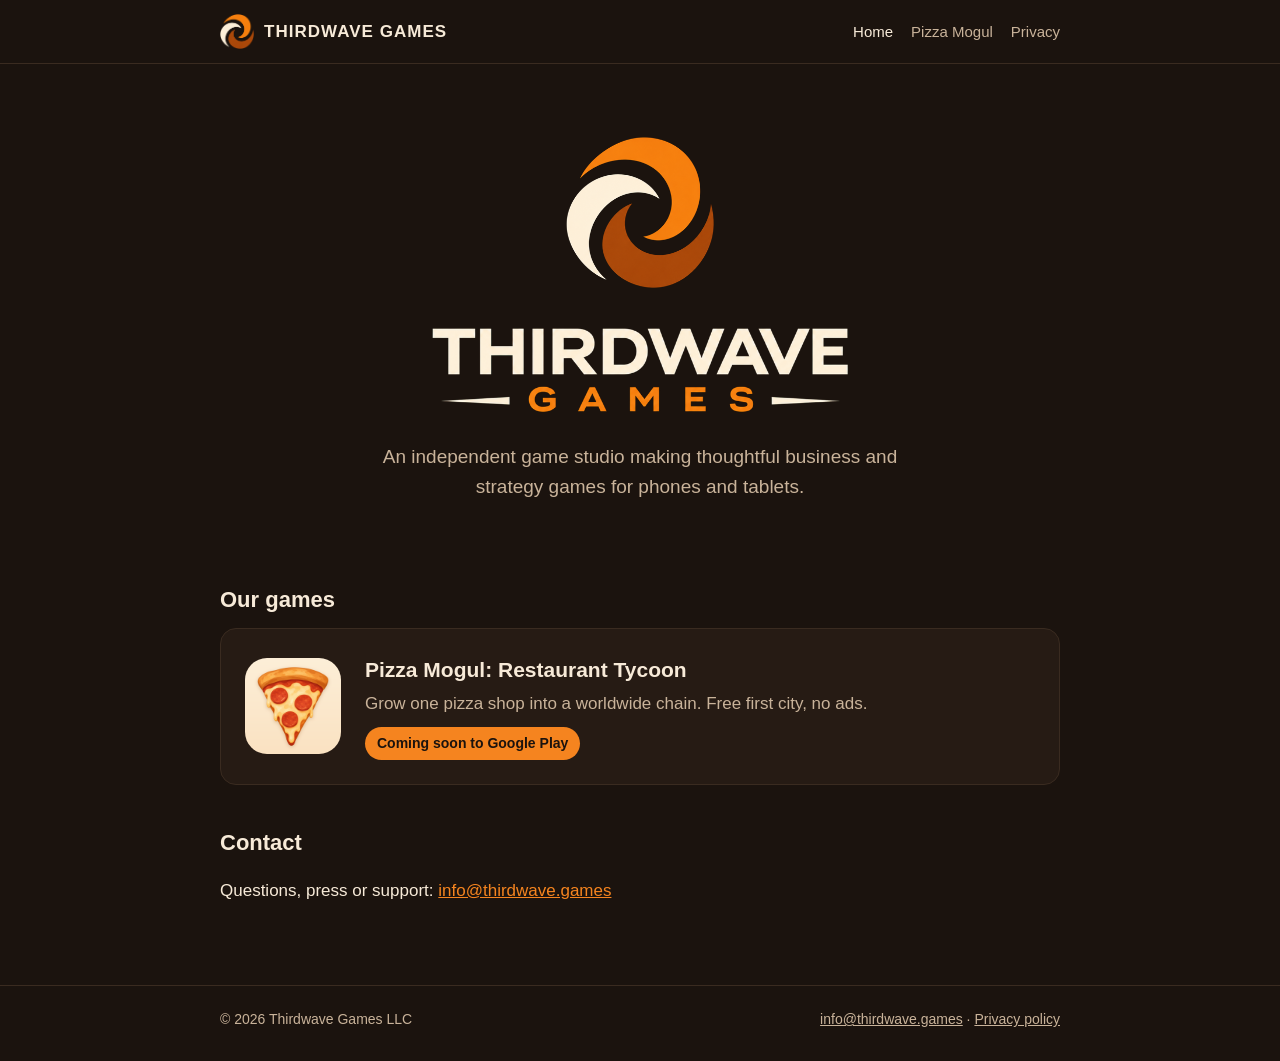
<file: index.html>
<!doctype html>
<html lang="en">
<head>
<meta charset="utf-8">
<meta name="viewport" content="width=device-width,initial-scale=1">
<title>Thirdwave Games</title>
<meta name="description" content="Thirdwave Games is an independent game studio. Our first game is Pizza Mogul: Restaurant Tycoon.">
<link rel="icon" type="image/png" href="assets/favicon.png">
<link rel="stylesheet" href="style.css">
</head>
<body>
<header><div class="wrap">
<a class="brand" href=""><img src="assets/swirl.png" alt="">THIRDWAVE GAMES</a>
<nav><a href="" aria-current="page">Home</a><a href="pizza-mogul/">Pizza Mogul</a><a href="privacy/">Privacy</a></nav>
</div></header>
<main><div class="wrap">
<section class="hero">
<img class="swirl" src="assets/swirl.png" alt="Thirdwave Games logo">
<img class="wordmark" src="assets/wordmark.png" alt="Thirdwave Games">
<p>An independent game studio making thoughtful business and strategy games for phones and tablets.</p>
</section>
<h2>Our games</h2>
<a class="card" href="pizza-mogul/">
<img src="assets/pizza-mogul-icon.png" alt="">
<div><h3>Pizza Mogul: Restaurant Tycoon</h3>
<p>Grow one pizza shop into a worldwide chain. Free first city, no ads.</p>
<span class="badge">Coming soon to Google Play</span></div>
</a>
<h2>Contact</h2>
<p>Questions, press or support: <a href="mailto:info@thirdwave.games">info@thirdwave.games</a></p>
</div></main>
<footer><div class="wrap">
<span>&copy; 2026 Thirdwave Games LLC</span>
<span><a href="mailto:info@thirdwave.games">info@thirdwave.games</a> &middot; <a href="privacy/">Privacy policy</a></span>
</div></footer>
</body>
</html>
</file>
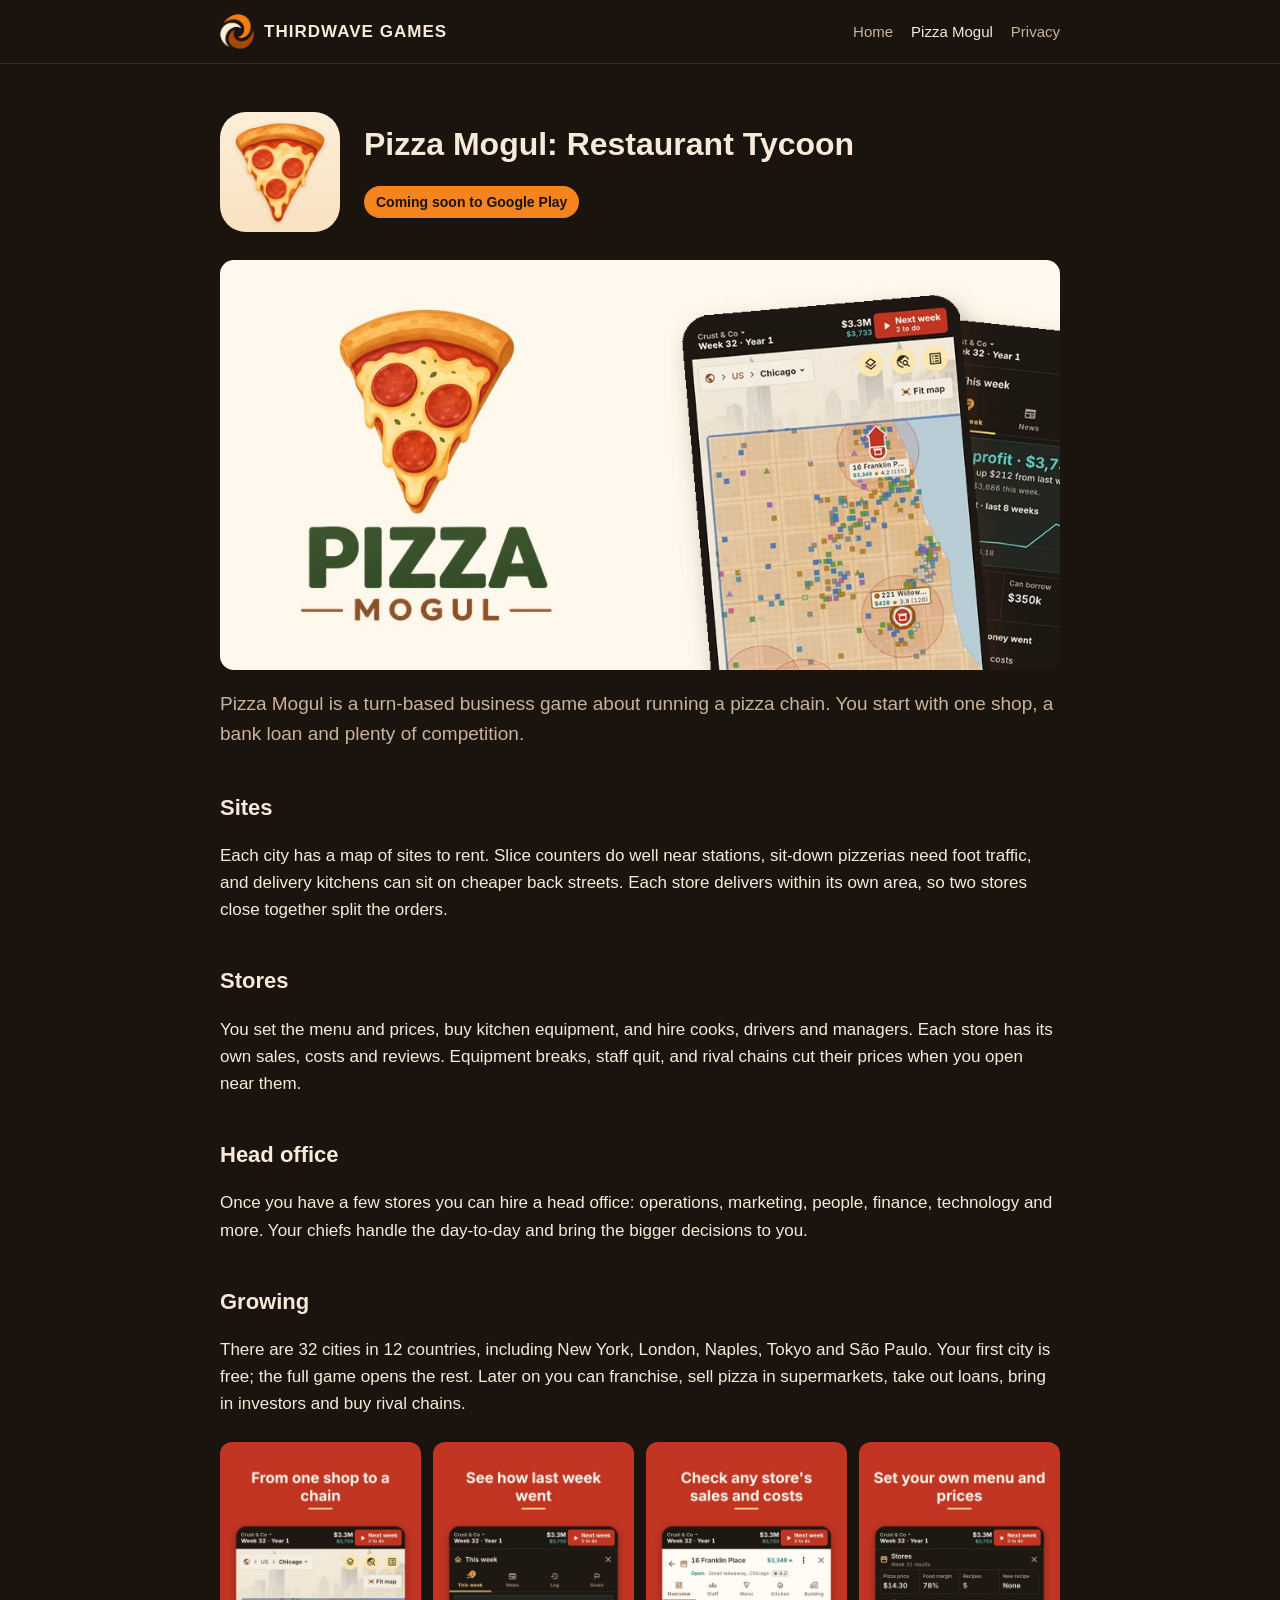
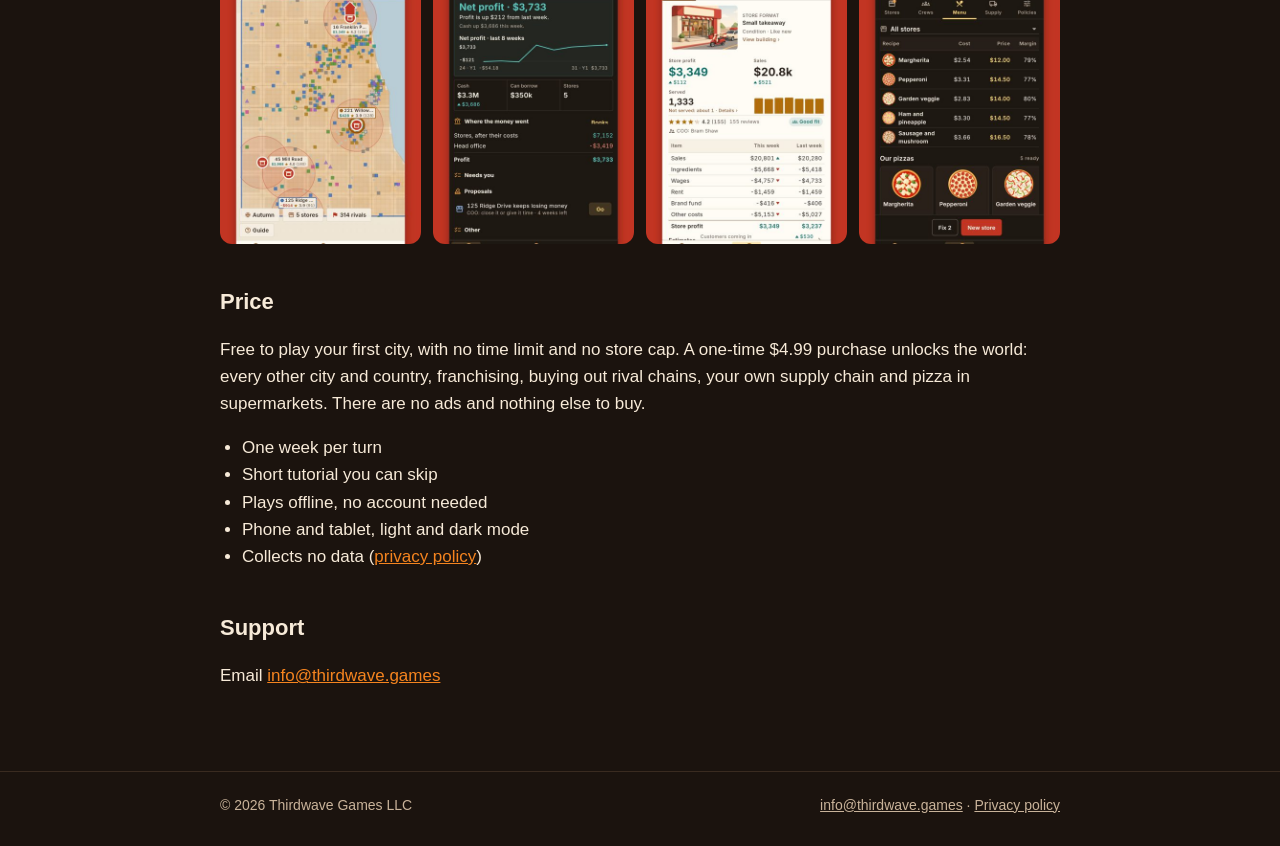
<file: pizza-mogul/index.html>
<!doctype html>
<html lang="en">
<head>
<meta charset="utf-8">
<meta name="viewport" content="width=device-width,initial-scale=1">
<title>Pizza Mogul: Restaurant Tycoon</title>
<meta name="description" content="Grow one pizza shop into a worldwide chain. Free first city, no ads. Coming soon to Google Play.">
<link rel="icon" type="image/png" href="../assets/favicon.png">
<link rel="stylesheet" href="../style.css">
</head>
<body>
<header><div class="wrap">
<a class="brand" href="../"><img src="../assets/swirl.png" alt="">THIRDWAVE GAMES</a>
<nav><a href="../">Home</a><a href="../pizza-mogul/" aria-current="page">Pizza Mogul</a><a href="../privacy/">Privacy</a></nav>
</div></header>
<main><div class="wrap">
<div class="game-top">
<img src="../assets/pizza-mogul-icon.png" alt="Pizza Mogul icon">
<div><h1>Pizza Mogul: Restaurant Tycoon</h1>
<span class="badge">Coming soon to Google Play</span></div>
</div>
<img class="feature" src="../assets/feature-graphic.jpg" alt="Pizza Mogul">
<p class="lead">Pizza Mogul is a turn-based business game about running a pizza chain. You start with one shop, a bank loan and plenty of competition.</p>
<h2>Sites</h2>
<p>Each city has a map of sites to rent. Slice counters do well near stations, sit-down pizzerias need foot traffic, and delivery kitchens can sit on cheaper back streets. Each store delivers within its own area, so two stores close together split the orders.</p>
<h2>Stores</h2>
<p>You set the menu and prices, buy kitchen equipment, and hire cooks, drivers and managers. Each store has its own sales, costs and reviews. Equipment breaks, staff quit, and rival chains cut their prices when you open near them.</p>
<h2>Head office</h2>
<p>Once you have a few stores you can hire a head office: operations, marketing, people, finance, technology and more. Your chiefs handle the day-to-day and bring the bigger decisions to you.</p>
<h2>Growing</h2>
<p>There are 32 cities in 12 countries, including New York, London, Naples, Tokyo and S&atilde;o Paulo. Your first city is free; the full game opens the rest. Later on you can franchise, sell pizza in supermarkets, take out loans, bring in investors and buy rival chains.</p>
<div class="shots">
<img src="../assets/shot-map.jpg" alt="City map with your stores">
<img src="../assets/shot-home.jpg" alt="Weekly summary">
<img src="../assets/shot-store.jpg" alt="A store's sales and costs">
<img src="../assets/shot-menu.jpg" alt="Menu and prices">
</div>
<h2>Price</h2>
<p>Free to play your first city, with no time limit and no store cap. A one-time $4.99 purchase unlocks the world: every other city and country, franchising, buying out rival chains, your own supply chain and pizza in supermarkets. There are no ads and nothing else to buy.</p>
<ul>
<li>One week per turn</li>
<li>Short tutorial you can skip</li>
<li>Plays offline, no account needed</li>
<li>Phone and tablet, light and dark mode</li>
<li>Collects no data (<a href="../privacy/">privacy policy</a>)</li>
</ul>
<h2>Support</h2>
<p>Email <a href="mailto:info@thirdwave.games">info@thirdwave.games</a></p>
</div></main>
<footer><div class="wrap">
<span>&copy; 2026 Thirdwave Games LLC</span>
<span><a href="mailto:info@thirdwave.games">info@thirdwave.games</a> &middot; <a href="../privacy/">Privacy policy</a></span>
</div></footer>
</body>
</html>
</file>
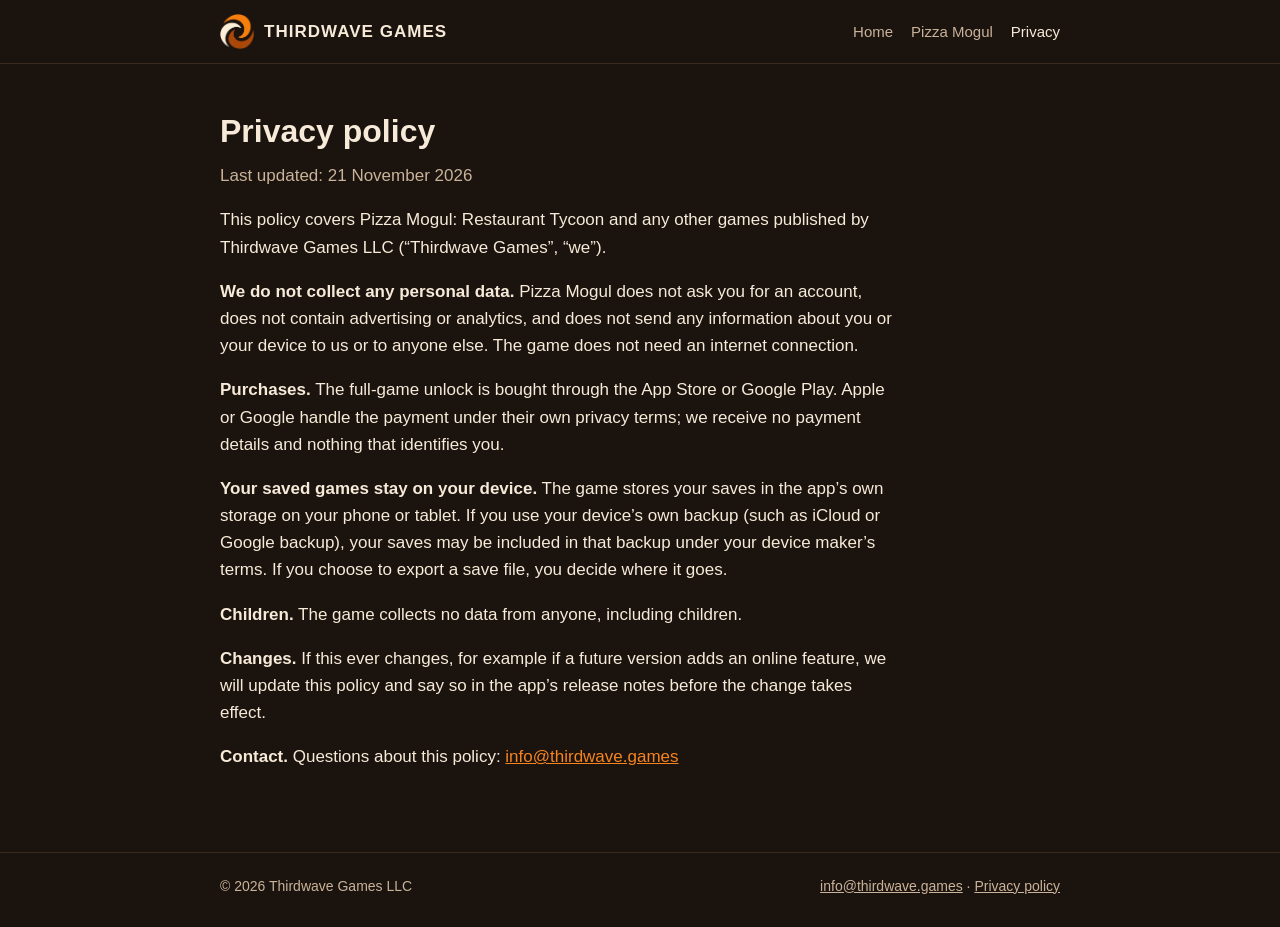
<file: privacy/index.html>
<!doctype html>
<html lang="en">
<head>
<meta charset="utf-8">
<meta name="viewport" content="width=device-width,initial-scale=1">
<title>Privacy policy | Thirdwave Games</title>
<meta name="description" content="Privacy policy for Pizza Mogul and other Thirdwave Games apps. We collect no personal data.">
<link rel="icon" type="image/png" href="../assets/favicon.png">
<link rel="stylesheet" href="../style.css">
</head>
<body>
<header><div class="wrap">
<a class="brand" href="../"><img src="../assets/swirl.png" alt="">THIRDWAVE GAMES</a>
<nav><a href="../">Home</a><a href="../pizza-mogul/">Pizza Mogul</a><a href="../privacy/" aria-current="page">Privacy</a></nav>
</div></header>
<main><div class="wrap">
<article class="policy">
<h1>Privacy policy</h1>
<p class="date">Last updated: 21 November 2026</p>
<p>This policy covers Pizza Mogul: Restaurant Tycoon and any other games published by Thirdwave Games LLC (&ldquo;Thirdwave Games&rdquo;, &ldquo;we&rdquo;).</p>
<p><strong>We do not collect any personal data.</strong> Pizza Mogul does not ask you for an account, does not contain advertising or analytics, and does not send any information about you or your device to us or to anyone else. The game does not need an internet connection.</p>
<p><strong>Purchases.</strong> The full-game unlock is bought through the App Store or Google Play. Apple or Google handle the payment under their own privacy terms; we receive no payment details and nothing that identifies you.</p>
<p><strong>Your saved games stay on your device.</strong> The game stores your saves in the app&rsquo;s own storage on your phone or tablet. If you use your device&rsquo;s own backup (such as iCloud or Google backup), your saves may be included in that backup under your device maker&rsquo;s terms. If you choose to export a save file, you decide where it goes.</p>
<p><strong>Children.</strong> The game collects no data from anyone, including children.</p>
<p><strong>Changes.</strong> If this ever changes, for example if a future version adds an online feature, we will update this policy and say so in the app&rsquo;s release notes before the change takes effect.</p>
<p><strong>Contact.</strong> Questions about this policy: <a href="mailto:info@thirdwave.games">info@thirdwave.games</a></p>
</article>
</div></main>
<footer><div class="wrap">
<span>&copy; 2026 Thirdwave Games LLC</span>
<span><a href="mailto:info@thirdwave.games">info@thirdwave.games</a> &middot; <a href="../privacy/">Privacy policy</a></span>
</div></footer>
</body>
</html>
</file>
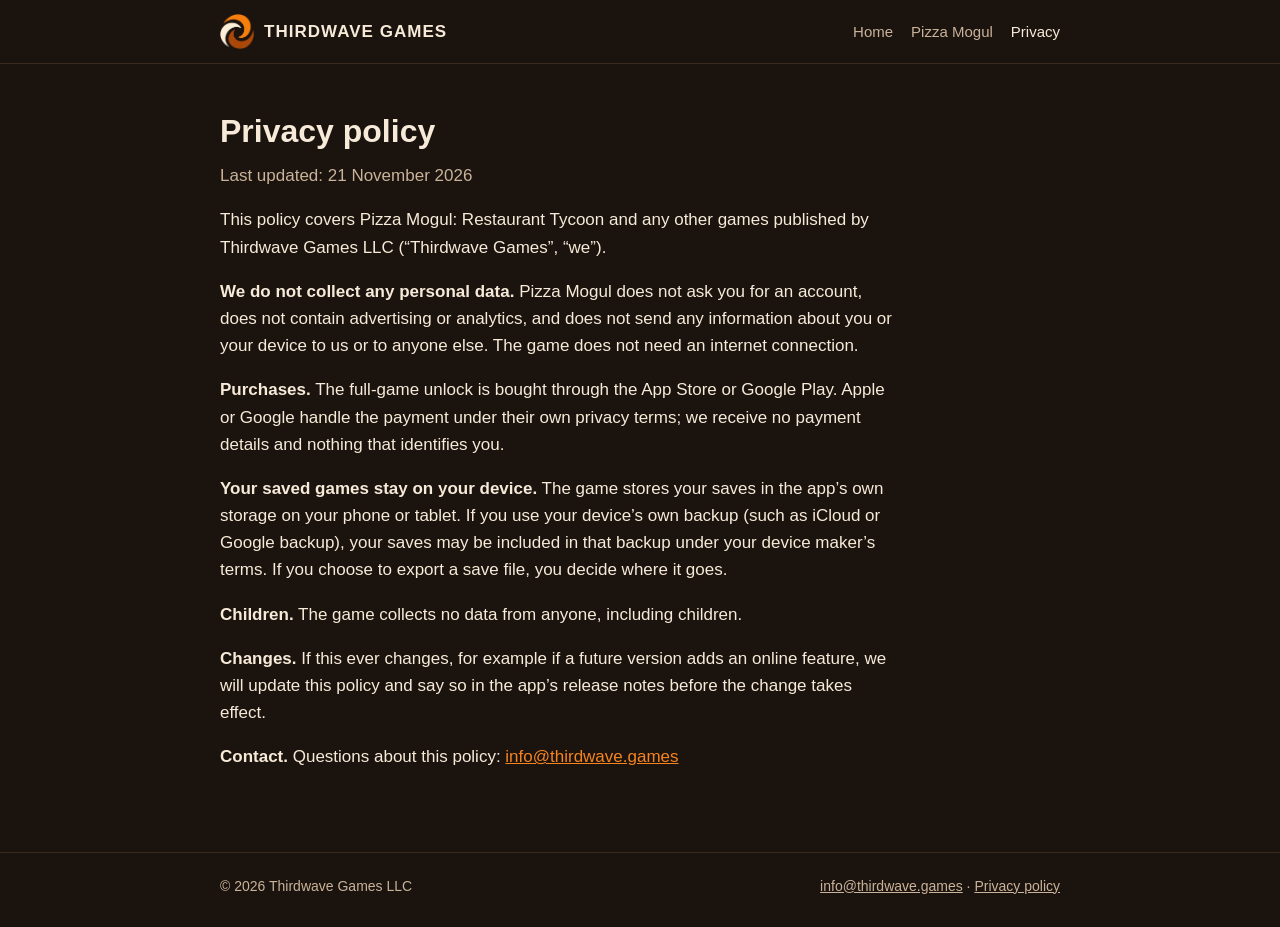
<file: pizza-mogul/privacy/index.html>
<!doctype html>
<html lang="en">
<head>
<meta charset="utf-8">
<meta name="viewport" content="width=device-width,initial-scale=1">
<title>Privacy policy | Thirdwave Games</title>
<meta name="description" content="Privacy policy for Pizza Mogul.">
<link rel="icon" type="image/png" href="../../assets/favicon.png">
<link rel="stylesheet" href="../../style.css">
</head>
<body>
<header><div class="wrap">
<a class="brand" href="../../"><img src="../../assets/swirl.png" alt="">THIRDWAVE GAMES</a>
<nav><a href="../../">Home</a><a href="../../pizza-mogul/">Pizza Mogul</a><a href="../../privacy/" aria-current="page">Privacy</a></nav>
</div></header>
<main><div class="wrap">
<article class="policy">
<h1>Privacy policy</h1>
<p class="date">Last updated: 21 November 2026</p>
<p>This policy covers Pizza Mogul: Restaurant Tycoon and any other games published by Thirdwave Games LLC (&ldquo;Thirdwave Games&rdquo;, &ldquo;we&rdquo;).</p>
<p><strong>We do not collect any personal data.</strong> Pizza Mogul does not ask you for an account, does not contain advertising or analytics, and does not send any information about you or your device to us or to anyone else. The game does not need an internet connection.</p>
<p><strong>Purchases.</strong> The full-game unlock is bought through the App Store or Google Play. Apple or Google handle the payment under their own privacy terms; we receive no payment details and nothing that identifies you.</p>
<p><strong>Your saved games stay on your device.</strong> The game stores your saves in the app&rsquo;s own storage on your phone or tablet. If you use your device&rsquo;s own backup (such as iCloud or Google backup), your saves may be included in that backup under your device maker&rsquo;s terms. If you choose to export a save file, you decide where it goes.</p>
<p><strong>Children.</strong> The game collects no data from anyone, including children.</p>
<p><strong>Changes.</strong> If this ever changes, for example if a future version adds an online feature, we will update this policy and say so in the app&rsquo;s release notes before the change takes effect.</p>
<p><strong>Contact.</strong> Questions about this policy: <a href="mailto:info@thirdwave.games">info@thirdwave.games</a></p>
</article>
</div></main>
<footer><div class="wrap">
<span>&copy; 2026 Thirdwave Games LLC</span>
<span><a href="mailto:info@thirdwave.games">info@thirdwave.games</a> &middot; <a href="../../privacy/">Privacy policy</a></span>
</div></footer>
</body>
</html>
</file>
<file: style.css>
:root{--bg:#1b130e;--panel:#261b14;--line:#3a2b20;--text:#f7ead8;--muted:#c9b39a;--orange:#f5841f;--brown:#a8470d}
*{box-sizing:border-box}
html{-webkit-text-size-adjust:100%}
body{margin:0;background:var(--bg);color:var(--text);font:17px/1.6 -apple-system,BlinkMacSystemFont,"Segoe UI",Roboto,Helvetica,Arial,sans-serif}
a{color:var(--orange)}
.wrap{max-width:880px;margin:0 auto;padding:0 20px}
header{border-bottom:1px solid var(--line)}
header .wrap{display:flex;align-items:center;justify-content:space-between;gap:16px;padding-top:14px;padding-bottom:14px;flex-wrap:wrap}
.brand{display:flex;align-items:center;gap:10px;text-decoration:none;color:var(--text);font-weight:700;letter-spacing:.06em}
.brand img{width:34px;height:auto}
nav a{color:var(--muted);text-decoration:none;margin-left:18px;font-size:15px}
nav a:first-child{margin-left:0}
nav a:hover,nav a[aria-current]{color:var(--text)}
main{padding:48px 0 64px}
.hero{text-align:center;padding:24px 0 40px}
.hero .swirl{width:150px;height:auto}
.hero .wordmark{display:block;width:min(420px,90%);height:auto;margin:28px auto 0}
.hero p{color:var(--muted);font-size:19px;max-width:560px;margin:28px auto 0}
h1{font-size:32px;line-height:1.2;margin:0 0 12px}
h2{font-size:22px;margin:40px 0 10px}
.card{display:flex;gap:24px;align-items:center;background:var(--panel);border:1px solid var(--line);border-radius:16px;padding:24px;text-decoration:none;color:var(--text)}
.card img{width:96px;height:96px;border-radius:22px;flex:none}
.card h3{margin:0 0 4px;font-size:21px}
.card p{margin:0;color:var(--muted)}
.badge{display:inline-block;margin-top:10px;padding:5px 12px;border-radius:999px;background:var(--orange);color:#1b130e;font-weight:700;font-size:14px}
.game-top{display:flex;gap:24px;align-items:center;flex-wrap:wrap}
.game-top img{width:120px;height:120px;border-radius:26px}
.lead{font-size:19px;color:var(--muted)}
.feature{width:100%;height:auto;border-radius:14px;margin:28px 0 8px;display:block}
.shots{display:grid;grid-template-columns:repeat(4,1fr);gap:12px;margin-top:24px}
.shots img{width:100%;height:auto;border-radius:12px;display:block}
ul{padding-left:22px}
.policy{max-width:680px}
.policy .date{color:var(--muted);margin-top:0}
footer{border-top:1px solid var(--line);color:var(--muted);font-size:14px}
footer .wrap{padding-top:22px;padding-bottom:30px;display:flex;justify-content:space-between;gap:12px;flex-wrap:wrap}
footer a{color:var(--muted)}
@media (max-width:640px){
 main{padding:32px 0 48px}
 h1{font-size:27px}
 .shots{grid-template-columns:repeat(2,1fr)}
 .card{flex-direction:column;text-align:center}
 nav a{margin-left:14px}
}
</file>
